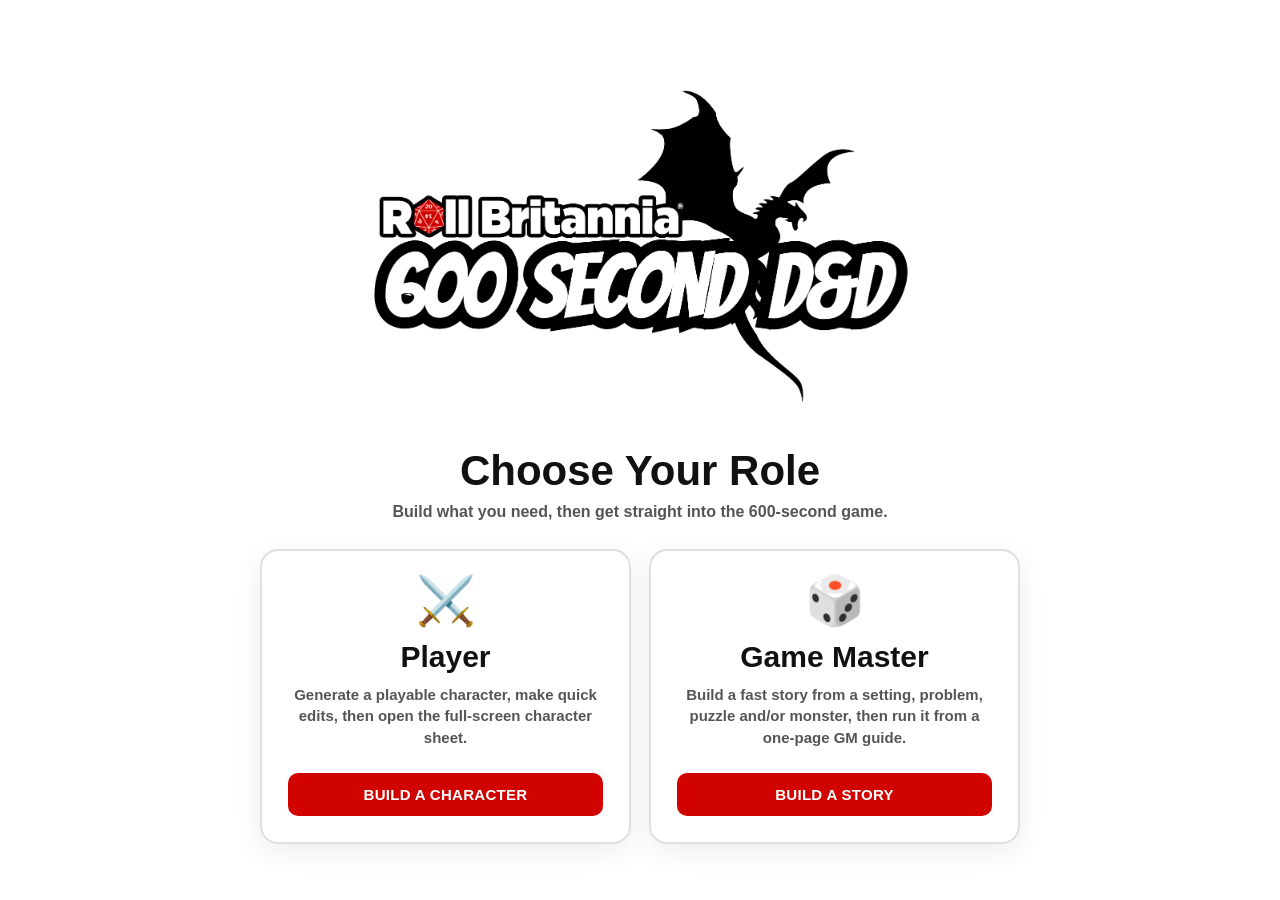
<file: index.html>
<!doctype html>
<html lang="en">
<head>
  <meta charset="utf-8">
  <meta name="viewport" content="width=device-width,initial-scale=1,viewport-fit=cover">
  <title>Roll Britannia 600 Second D&D</title>
  <script src="./offline.js"></script>
  <style>
    *{box-sizing:border-box}
    html,body{margin:0;min-height:100%;font-family:Arial,Helvetica,sans-serif;background:#fff;color:#111}
    body{min-height:100vh;display:flex;align-items:center;justify-content:center;padding:28px 18px}
    .shell{width:min(760px,100%);text-align:center}
    .logo{display:block;width:min(620px,100%);height:auto;margin:0 auto 20px}
    h1{font-size:clamp(28px,5vw,42px);margin:0 0 8px;font-weight:900}
    .sub{margin:0 auto 28px;color:#555;font-weight:700;font-size:16px}
    .roles{display:grid;grid-template-columns:1fr 1fr;gap:18px}
    .role{display:flex;flex-direction:column;justify-content:space-between;min-height:230px;padding:26px;border:2px solid #e0e0e0;border-radius:18px;background:#fff;box-shadow:0 8px 28px rgba(0,0,0,.07);text-decoration:none;color:#111;transition:.16s transform,.16s border-color,.16s box-shadow}
    .role:hover,.role:focus-visible{transform:translateY(-2px);border-color:#D10300;box-shadow:0 12px 34px rgba(0,0,0,.11);outline:none}
    .icon{font-size:48px;line-height:1;margin-bottom:15px}
    .role h2{font-size:30px;margin:0 0 10px;font-weight:900}
    .role p{margin:0;color:#555;font-size:15px;line-height:1.45;font-weight:600}
    .go{margin-top:24px;background:#D10300;color:#fff;border-radius:10px;padding:13px 16px;font-size:15px;font-weight:900;letter-spacing:.02em}
    @media(max-width:620px){body{align-items:flex-start;padding-top:max(24px,env(safe-area-inset-top))}.roles{grid-template-columns:1fr}.role{min-height:190px;padding:22px}.icon{font-size:40px}.role h2{font-size:27px}}
  </style>
</head>
<body>
  <main class="shell">
    <img class="logo" src="./600 Second logo.png" alt="Roll Britannia 600 Second D&D">
    <h1>Choose Your Role</h1>
    <p class="sub">Build what you need, then get straight into the 600-second game.</p>
    <div class="roles">
      <a class="role" href="./player.html">
        <div>
          <div class="icon" aria-hidden="true">⚔️</div>
          <h2>Player</h2>
          <p>Generate a playable character, make quick edits, then open the full-screen character sheet.</p>
        </div>
        <div class="go">BUILD A CHARACTER</div>
      </a>
      <a class="role" href="./gm.html">
        <div>
          <div class="icon" aria-hidden="true">🎲</div>
          <h2>Game Master</h2>
          <p>Build a fast story from a setting, problem, puzzle and/or monster, then run it from a one-page GM guide.</p>
        </div>
        <div class="go">BUILD A STORY</div>
      </a>
    </div>
  </main>
</body>
</html>
</file>
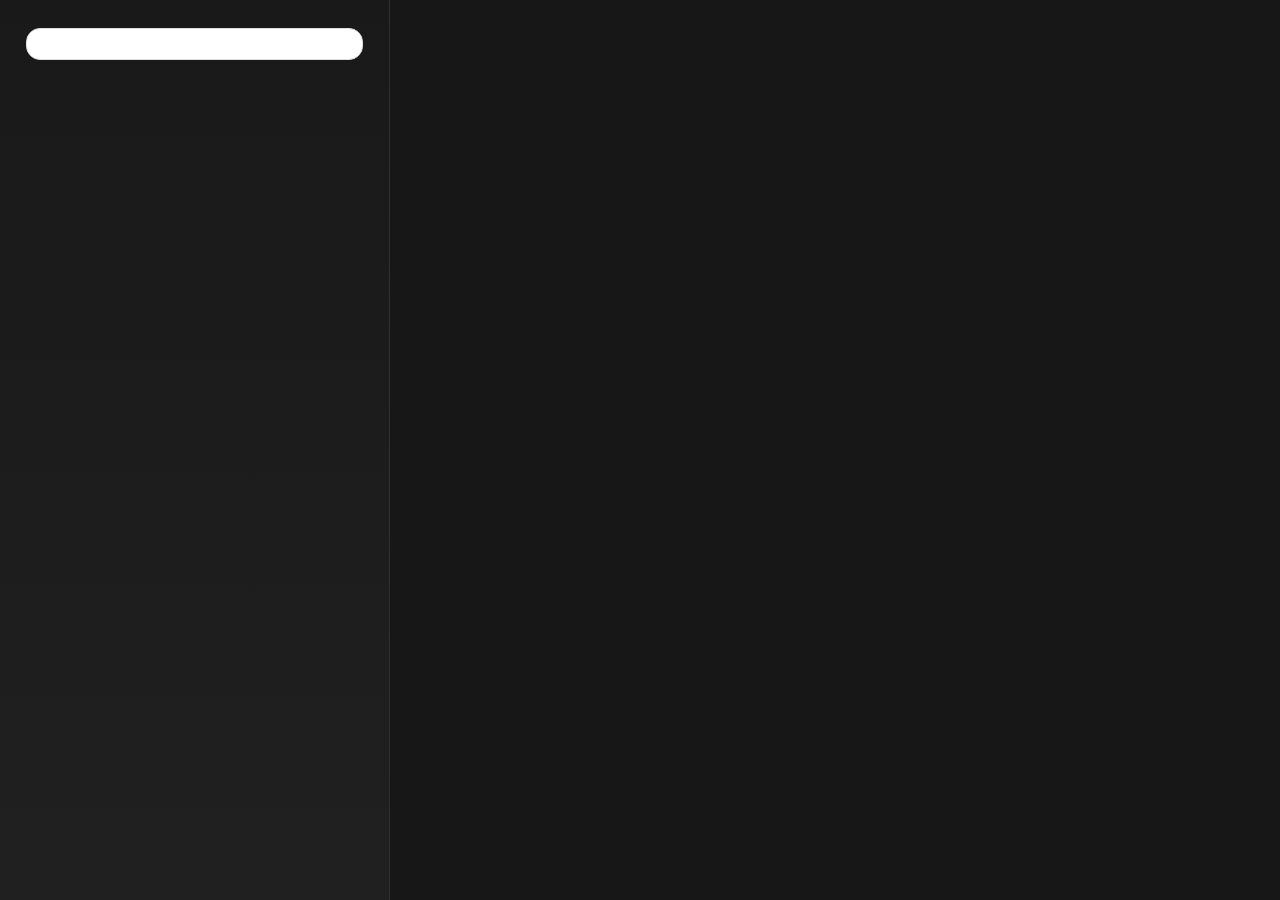
<file: 600_second_dnd_character_player_v22.html>
<!doctype html>
<html lang="en">
<head>
  <meta charset="utf-8" />
  <meta name="viewport" content="width=device-width,initial-scale=1" />
  <title>600 Second D&D — Character Generator</title>
  <style>:root{
  --bg:#171717;--panel:#222;--panel2:#2a2a2a;--text:#f6f6f6;--muted:#aaa;--line:#3b3b3b;--accent:#c81422;--accent2:#ef233c;
}
*{box-sizing:border-box}
html,body{margin:0;min-height:100%;background:var(--bg);color:var(--text);font-family:Arial,Helvetica,sans-serif}
body{overflow-x:hidden}
button,input,select,textarea{font:inherit}
.app-shell{display:grid;grid-template-columns:390px minmax(0,1fr);min-height:100vh}
.controls{padding:24px;overflow:auto;border-right:1px solid #303030;background:linear-gradient(180deg,#191919,#202020)}
.brand-block{padding:4px 2px 18px}.eyebrow{font-size:12px;font-weight:900;letter-spacing:.16em;color:#ff6b76}.brand-block h1{font-size:30px;line-height:1.03;margin:6px 0 10px}.brand-block p{margin:0;color:#bdbdbd;line-height:1.45;font-size:14px}
.panel{border:1px solid var(--line);background:var(--panel);border-radius:14px;padding:16px;margin:0 0 14px;box-shadow:0 9px 26px rgba(0,0,0,.14)}
.panel h2{font-size:16px;margin:0 0 13px}.panel-heading{display:flex;align-items:center;justify-content:space-between}.panel-heading span{font-size:10px;text-transform:uppercase;letter-spacing:.12em;color:#9dd6a5;background:#203426;padding:4px 7px;border-radius:999px}
label{display:block;color:#d5d5d5;font-size:12px;font-weight:700;margin:0 0 11px}
input,select,textarea{display:block;width:100%;margin-top:5px;border:1px solid #444;background:#151515;color:#fff;border-radius:8px;padding:9px 10px;outline:none}
textarea{resize:vertical;line-height:1.35}input:focus,select:focus,textarea:focus{border-color:#777}
.grid{display:grid;gap:10px}.grid.two{grid-template-columns:1fr 1fr}.grid.three{grid-template-columns:repeat(3,1fr)}
button,.file-button{border:0;border-radius:9px;padding:10px 12px;cursor:pointer;font-weight:800;transition:.15s ease;text-align:center}
button:hover,.file-button:hover{transform:translateY(-1px)}
.primary{width:100%;background:linear-gradient(180deg,var(--accent2),var(--accent));color:white;box-shadow:0 5px 14px rgba(200,20,34,.22)}
.secondary,.file-button{background:#353535;color:#f4f4f4;border:1px solid #484848}.button-row{display:grid;grid-template-columns:1fr 1fr;gap:8px;margin-top:8px}.file-button{font-size:13px;display:flex;align-items:center;justify-content:center}.file-button input{display:none}.hint{font-size:11px;color:#929292;line-height:1.4;margin:9px 0 0}
.stats-editor{display:grid;grid-template-columns:repeat(3,1fr);gap:7px;margin:2px 0 11px}.stats-editor label{margin:0}.stats-editor input{text-align:center;padding:8px 4px}
.actions-panel{position:static;background:#242424}.download{font-size:14px}.summary{font-size:11px;line-height:1.45;color:#a9a9a9;margin-top:9px}
.preview-area{min-width:0;padding:18px 22px 30px;background:radial-gradient(circle at 50% 5%,#333 0,#202020 44%,#181818 100%);height:100vh;display:flex;flex-direction:column}
.preview-topline{display:flex;align-items:center;justify-content:space-between;padding:0 2px 12px;color:#ddd}.preview-topline strong{display:block;font-size:14px}.preview-topline span{font-size:11px;color:#888}.compact{padding:7px 10px;font-size:11px}
.sheet-stage{flex:1;min-height:0;overflow:auto;display:flex;align-items:flex-start;justify-content:center;padding:10px 18px 30px;border:1px solid #343434;border-radius:16px;background:#121212;box-shadow:inset 0 0 60px rgba(0,0,0,.3)}
#sheetWrap{position:relative;width:min(100%,707px);flex:0 0 auto}
#sheetCanvas{display:block;width:100%;height:auto;background:#fff;box-shadow:0 18px 50px rgba(0,0,0,.55);transform-origin:top center}
#layoutOverlay{position:absolute;inset:0;pointer-events:none}
.layout-edit #layoutOverlay{pointer-events:auto}
.layout-box{position:absolute;display:none;border:2px dashed #ff6677;background:rgba(255,102,119,.10);box-sizing:border-box;cursor:move;touch-action:none}
.layout-edit .layout-box{display:block}
.layout-box.active{border-color:#62e8ff;background:rgba(98,232,255,.16);z-index:3}
.layout-box .box-label{position:absolute;left:0;top:-18px;background:rgba(0,0,0,.85);color:#fff;font-size:10px;line-height:1;padding:3px 5px;border-radius:4px;white-space:nowrap;pointer-events:none}
.resize-handle{position:absolute;width:13px;height:13px;right:-7px;bottom:-7px;border:2px solid #08282d;border-radius:50%;background:#62e8ff;cursor:nwse-resize}
.editor-disabled{opacity:.45;pointer-events:none}
.layout-status{white-space:pre-line;font-size:11px;line-height:1.45;color:#a8ddff;margin-top:9px}
.mini-grid{display:grid;grid-template-columns:repeat(4,1fr);gap:6px}
.style-grid{display:grid;grid-template-columns:1fr 1fr;gap:7px}
.check-row{display:flex;gap:14px;align-items:center;margin:7px 0 11px}
.check-row label{display:flex;align-items:center;gap:6px;margin:0;font-size:12px}
.check-row input{width:auto;margin:0}
.inline-number{padding:7px 8px}
#selectedContent{min-height:70px}
.layout-help{font-size:11px;color:#999;line-height:1.4;margin:9px 0 0}
@media(max-width:980px){.app-shell{grid-template-columns:1fr}.controls{border-right:0}.preview-area{height:auto;min-height:100vh}.sheet-stage{min-height:800px}}

/* Character play mode */
#layoutOverlay{display:none!important}
#hpPlayControls{display:none;position:absolute;inset:0;pointer-events:none}
.hp-step{
  position:absolute;
  width:30px;height:30px;
  border-radius:50%;
  border:3px solid #D10300;
  background:#fff;
  color:#D10300;
  font-size:22px;
  line-height:1;
  font-weight:900;
  display:flex;
  align-items:center;
  justify-content:center;
  padding:0;
  box-shadow:0 4px 12px rgba(0,0,0,.2);
  pointer-events:auto;
  touch-action:manipulation;
}
#hpMinusBtn{left:22.6%;top:28.8%;transform:translate(-50%,-50%)}
#hpPlusBtn{left:29.2%;top:28.8%;transform:translate(-50%,-50%)}
.exit-play{
  display:none;
  position:fixed;
  z-index:1001;
  top:12px;
  right:12px;
  border:0;
  border-radius:999px;
  padding:10px 15px;
  background:rgba(20,20,20,.88);
  color:#fff;
  font-size:12px;
  font-weight:800;
  letter-spacing:.04em;
  box-shadow:0 4px 18px rgba(0,0,0,.28);
}
body.play-mode{overflow:hidden;background:#111}
body.play-mode .app-shell{display:block;min-height:100vh}
body.play-mode .controls{display:none!important}
body.play-mode .preview-area{
  position:fixed;
  inset:0;
  z-index:999;
  width:100vw;
  height:100vh;
  min-height:0;
  padding:0;
  background:#111;
  display:flex;
}
body.play-mode .preview-topline{display:none!important}
body.play-mode .sheet-stage{
  width:100vw;
  height:100vh;
  flex:1;
  padding:0;
  border:0;
  border-radius:0;
  overflow:hidden;
  background:#111;
  box-shadow:none;
  display:flex;
  align-items:center;
  justify-content:center;
}
body.play-mode #sheetWrap{
  position:relative;
  width:min(100vw,calc(100vh * 0.707));
  max-width:none;
  flex:0 0 auto;
}
body.play-mode #sheetCanvas{width:100%;height:auto;box-shadow:none}
body.play-mode #hpPlayControls{display:block}
body.play-mode .exit-play{display:block}
@media(max-width:700px){
  .hp-step{width:26px;height:26px;font-size:19px;border-width:2px}
  .exit-play{font-size:10px;padding:9px 12px}
}


.generator-brand{
  background:#ffffff;
  border:1px solid #dedede;
  border-radius:14px;
  padding:14px 12px 16px;
  margin-bottom:12px;
}
.generator-logo{
  display:block;
  width:100%;
  max-width:520px;
  height:auto;
  margin:0 auto 12px;
  object-fit:contain;
}
.generator-brand h1{
  margin:0;
  text-align:center;
  font-size:28px;
  line-height:1.1;
  font-weight:900;
  letter-spacing:.01em;
  color:#111111;
}


.point-buy-status{
  margin:-3px 0 12px;
  padding:8px 10px;
  border:1px solid #484848;
  border-radius:8px;
  background:#191919;
  color:#d8d8d8;
  font-size:11px;
  line-height:1.35;
  font-weight:700;
  text-align:center;
}
.point-buy-status.warning{
  border-color:#D10300;
  color:#ff8e8c;
}


.edit-panel{
  padding:0!important;
  overflow:hidden;
}
.edit-collapse-toggle{
  width:100%;
  display:flex;
  align-items:center;
  justify-content:space-between;
  gap:12px;
  padding:16px 18px;
  border:0;
  background:transparent;
  color:inherit;
  cursor:pointer;
  text-align:left;
}
.edit-collapse-title{
  font-size:17px;
  font-weight:900;
}
.edit-collapse-meta{
  display:flex;
  align-items:center;
  gap:10px;
}
.edit-live{
  font-size:11px;
  font-weight:800;
  color:#9f9f9f;
  text-transform:uppercase;
  letter-spacing:.04em;
}
.edit-chevron{
  font-size:24px;
  line-height:1;
  transition:transform .2s ease;
}
.edit-collapsible-content{
  max-height:1800px;
  opacity:1;
  overflow:hidden;
  padding:0 18px 18px;
  transition:max-height .25s ease, opacity .18s ease, padding .25s ease;
}
.edit-panel.collapsed .edit-collapsible-content{
  max-height:0;
  opacity:0;
  padding-top:0;
  padding-bottom:0;
}
.edit-panel:not(.collapsed) .edit-chevron{
  transform:rotate(180deg);
}


.download-character-panel .character-summary{
  display:block;
  width:100%;
  box-sizing:border-box;
  margin:0 0 12px;
  padding:12px 14px;
  border:1px solid #444;
  border-radius:9px;
  background:#191919;
  color:#f2f2f2;
  font-size:13px;
  line-height:1.4;
  font-weight:800;
  text-align:center;
  white-space:normal;
}
.download-character-panel #playBtn{
  width:100%;
}

</style>
</head>
<body>
  <main class="app-shell">
    <aside class="controls">
      <div class="brand-block">
        <div class="brand generator-brand">
        <img class="generator-logo" src="[data-uri]...
</file>
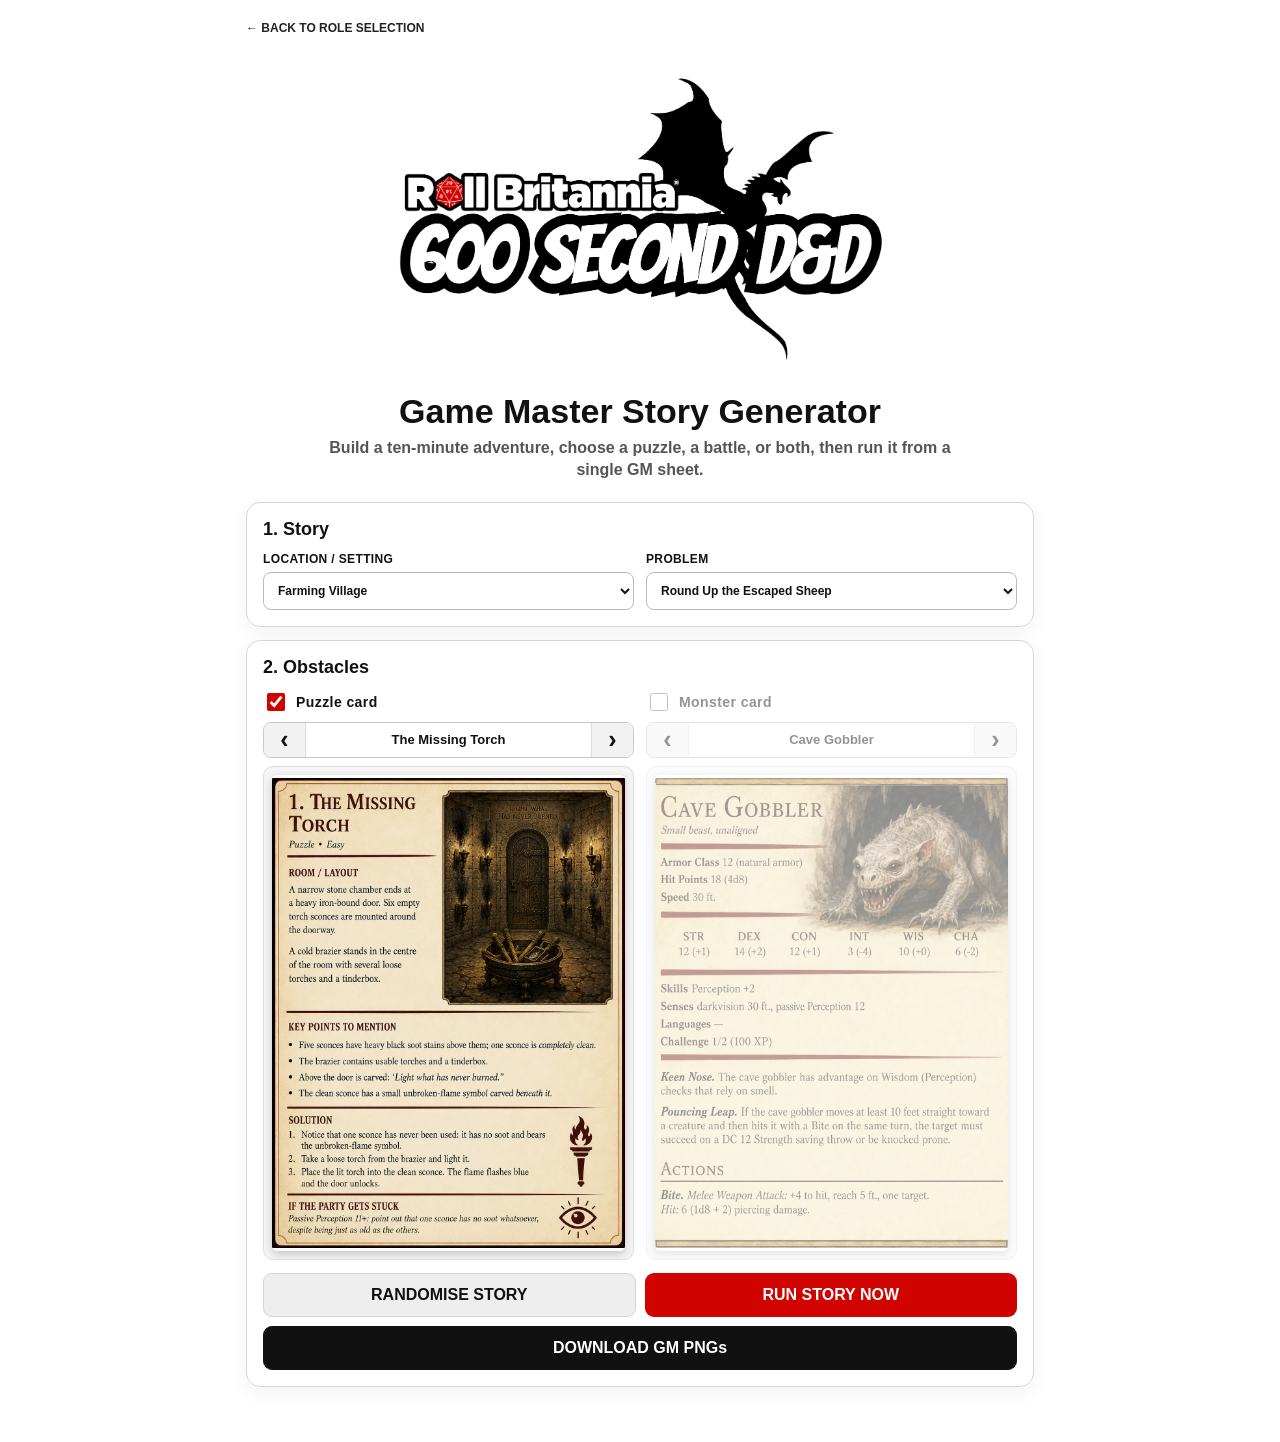
<file: gm.html>
<!doctype html>
<html lang="en">
<head>
<meta charset="utf-8">
<meta name="viewport" content="width=device-width,initial-scale=1,viewport-fit=cover">
<meta http-equiv="Cache-Control" content="no-cache, no-store, must-revalidate">
<title>600 Second D&D — Game Master</title>
<script src="./offline.js"></script>
<link rel="stylesheet" href="./gm_v3.css?v=20260807-0645">
</head>
<body>

<main class="builder">
<a class="back" href="./">← BACK TO ROLE SELECTION</a>
<img class="logo-main" src="./600 Second logo.png" alt="Roll Britannia 600 Second D&D">
<h1>Game Master Story Generator</h1>
<p class="lead">Build a ten-minute adventure, choose a puzzle, a battle, or both, then run it from a single GM sheet.</p>
<section class="panel"><h2>1. Story</h2><div class="grid2"><label>Location / Setting<select id="settingSelect"></select></label><label>Problem<select id="problemSelect"></select></label></div></section>
<section class="panel"><h2>2. Obstacles</h2><div class="grid2">
  <div class="option" id="puzzleOption">
    <label class="toggle"><input id="usePuzzle" type="checkbox" checked> Puzzle card</label>
    <select id="puzzleSelect" class="hidden-select"></select>
    <div class="card-selector" aria-label="Choose puzzle card">
      <button class="selector-arrow" id="puzzlePrev" type="button" aria-label="Previous puzzle">‹</button>
      <div class="selector-name" id="puzzleChoice">The Missing Torch</div>
      <button class="selector-arrow" id="puzzleNext" type="button" aria-label="Next puzzle">›</button>
    </div>
    <div class="card-preview" id="puzzlePreview" aria-label="Selected puzzle card"></div>
  </div>
  <div class="option disabled" id="monsterOption">
    <label class="toggle"><input id="useMonster" type="checkbox"> Monster card</label>
    <select id="monsterSelect" class="hidden-select"></select>
    <div class="card-selector" aria-label="Choose monster card">
      <button class="selector-arrow" id="monsterPrev" type="button" aria-label="Previous monster">‹</button>
      <div class="selector-name" id="monsterChoice">Cave Gobbler</div>
      <button class="selector-arrow" id="monsterNext" type="button" aria-label="Next monster">›</button>
    </div>
    <div class="card-preview" id="monsterPreview" aria-label="Selected monster card"></div>
  </div>
</div>
<div id="bothWarning" class="warning">Puzzle + battle is HARD MODE in a 600-second game. It can work, but you will probably need to accelerate one encounter and be ready to cut straight to the ending.</div>
<div class="actions"><button class="btn secondary" id="randomBtn" type="button">RANDOMISE STORY</button><button class="btn primary" id="runBtn" type="button">RUN STORY NOW</button></div>
<button class="btn" id="downloadBuilder" type="button" style="width:100%;margin-top:9px;background:#111;color:#fff;border:1px solid #111">DOWNLOAD GM PNGs</button>
<div id="selectionError" class="error">Choose at least a puzzle or a monster.</div></section>
</main>

<section class="run-view" id="runView">
  <div class="gm-sheet" id="gmSheet">
    <img class="asset roll-logo" src="./600_Second_DnD_Individual_Assets/01_roll_britannia_logo.png" alt="">
    <img class="asset dnd-title" src="./600_Second_DnD_Individual_Assets/02_600_second_dnd_title.png" alt="">
    <img class="asset top-stroke" src="./600_Second_DnD_Individual_Assets/03_top_brush_stroke.png" alt="">
    <img class="asset middle-stroke" src="./600_Second_DnD_Individual_Assets/04_middle_brush_stroke.png" alt="">
    <img class="asset bottom-stroke" src="./600_Second_DnD_Individual_Assets/08_bottom_brush_stroke.png" alt="">

    <div class="sheet-text sheet-title" id="runTitle"></div>

    <div class="sheet-text setup-heading">30 SECOND SETUP</div>
    <div class="sheet-text setup-text" id="setupText"></div>

    <div class="sheet-text npc-heading">MAIN NPC</div>
    <div class="sheet-text npc-name-role" id="npcNameRole"></div>
    <div class="sheet-text npc-traits" id="npcTraits"></div>
    <div class="sheet-text npc-quote" id="npcQuote"></div>

    <div class="sheet-text story-heading">STORY SKELETON</div>
    <div class="sheet-text story-beats" id="storyBeats"></div>
    <div class="sheet-text pressure-heading">3 WAYS TO ADD TIME PRESSURE</div>
    <div class="sheet-text pressure-list" id="pressureList"></div>
    <div class="sheet-text hurry-heading">3 WAYS TO HURRY THE ENDING</div>
    <div class="sheet-text hurry-list" id="hurryList"></div>
    <div class="sheet-text ending-text" id="endingText"></div>

    <button class="encounter-tab monster-tab" id="monsterTab" type="button" hidden>
      <img src="./600_Second_DnD_Individual_Assets/06_small_center_pill.png" alt="">
      <span>MONSTER</span>
    </button>
    <button class="encounter-tab puzzle-tab" id="puzzleTab" type="button" hidden>
      <img src="./600_Second_DnD_Individual_Assets/07_small_right_pill.png" alt="">
      <span>PUZZLE</span>
    </button>

    <img class="encounter-card puzzle-card" id="runPuzzleCard" alt="Selected puzzle card" hidden>
    <img class="encounter-card monster-card" id="runMonsterCard" alt="Selected monster card" hidden>
    <div class="sheet-text tap-note" id="tapNote">Tap a card to enlarge</div>
  </div>
  <button id="downloadRun" type="button" hidden>DOWNLOAD GM PNGs</button>
  <button class="exit-run" id="exitRun" type="button">BACK TO BUILDER</button>
</section>

<div class="card-modal" id="cardModal"><button class="modal-close" id="modalClose" type="button">CLOSE</button><img id="modalImage" alt="Selected encounter card"></div>

<script src="./gm_v3.js?v=20260807-0915"></script>
<script src="./gm_fit.js?v=20260807-0715"></script>
<script src="./gm_fit_all.js?v=20260813-0940"></script>
<script src="./gm_export.js?v=20260807-0810"></script>
<script src="./gm_export_builder.js?v=20260807-0830"></script>
</body>
</html>
</file>
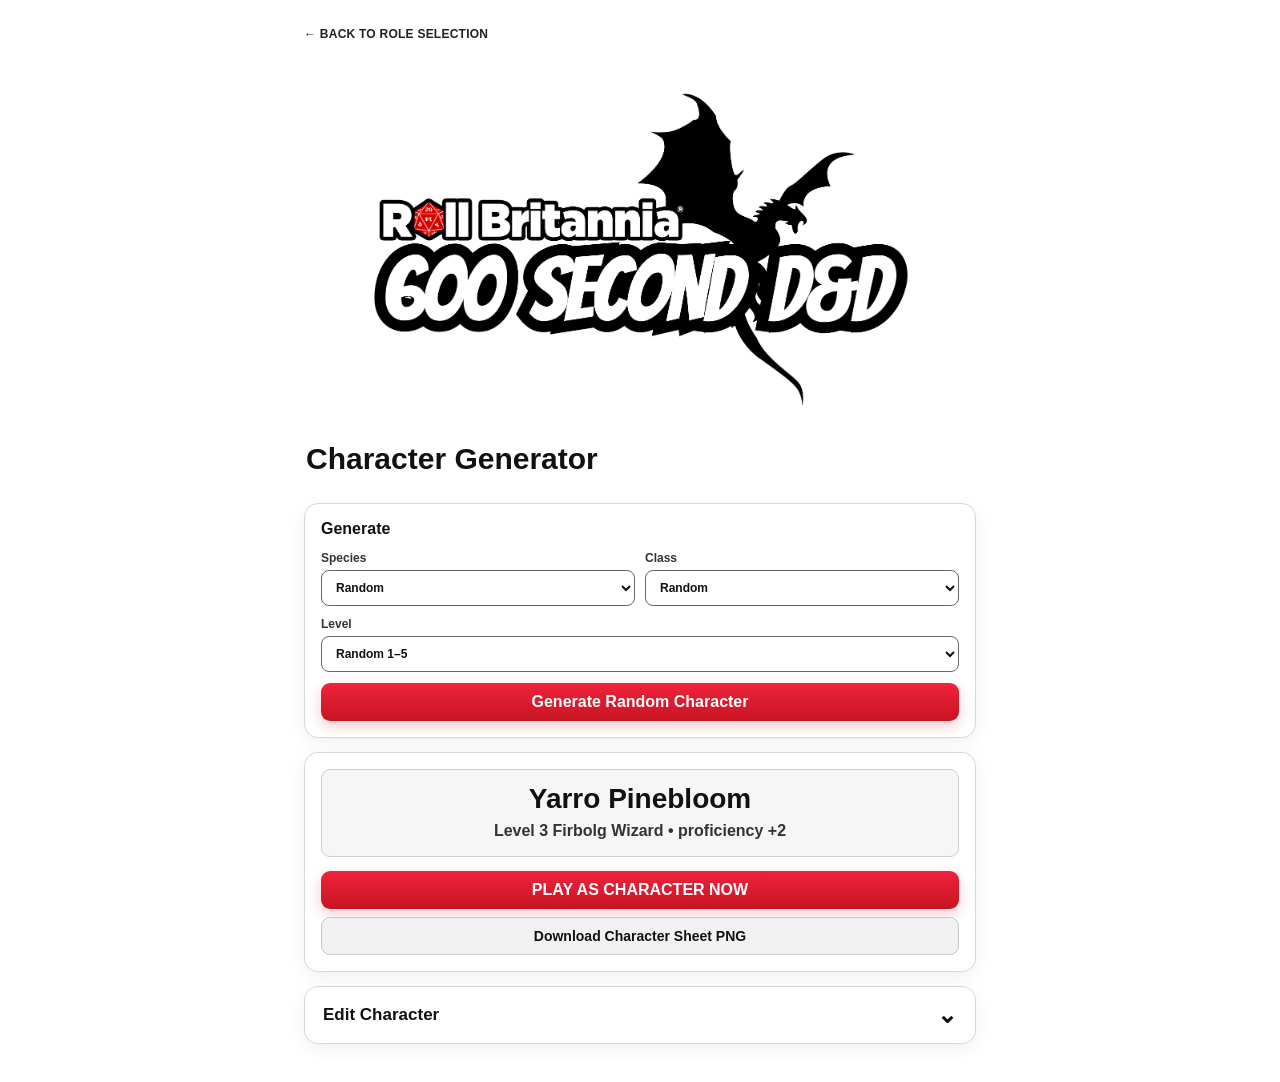
<file: player.html>
<!doctype html>
<html lang="en">
<head>
  <meta charset="utf-8">
  <meta name="viewport" content="width=device-width,initial-scale=1">
  <meta http-equiv="Cache-Control" content="no-cache, no-store, must-revalidate">
  <meta http-equiv="Pragma" content="no-cache">
  <meta http-equiv="Expires" content="0">
  <title>Roll Britannia Character Generator</title>
  <script src="./offline.js"></script>
  <script src="./player_transform.js?v=20260813-0955"></script>
  <style>html,body{margin:0;min-height:100%;background:#fff;font-family:Arial,Helvetica,sans-serif}#loading{min-height:100vh;display:flex;align-items:center;justify-content:center;font-weight:800}</style>
</head>
<body>
<div id="loading">Loading Character Generator…</div>
<script>
(async()=>{
  const response=await fetch('./600_second_dnd_character_player_v21.html?v=20260813-0955',{cache:'no-store'});
  if(!response.ok) throw new Error('Could not load app source: '+response.status);
  let app=await response.text();

  app=app.replace(/<img class="generator-logo"[^>]*>/,'<img class="generator-logo" src="./600 Second logo.png" alt="Roll Britannia 600 Second D&amp;D">');
  app=app.replace(/<h1>[^<]*<\/h1>/,'<h1>Character Generator</h1>');
  app=app.replace('<aside class="controls">','<aside class="controls"><a class="role-select-back" href="./">← BACK TO ROLE SELECTION</a>');
  app=app.replace('id="generateBtn"','id="generateBtn" type="button"');

  app=app.replace('if(!state || readyCount<3)return;','if(!state)return;');
  app=app.replace("els.fitBtn.addEventListener('click',()=>{document.getElementById('sheetStage').scrollTo({top:0,left:0,behavior:'smooth'});});",'');
  app=app.replace("if(!document.fullscreenElement && el.requestFullscreen) el.requestFullscreen().catch(()=>{});",'');
  app=app.replace("if(document.fullscreenElement && document.exitFullscreen) document.exitFullscreen().catch(()=>{});",'');
  app=app.replace('>EDIT CHARACTER</button>','>BACK TO EDIT</button>');

  app=app.replace('  function preloadSpeciesPortraits(){', `  function keyOutGreen(img){
    const c=document.createElement('canvas');
    c.width=img.naturalWidth||img.width;
    c.height=img.naturalHeight||img.height;
    const gtx=c.getContext('2d',{willReadFrequently:true});
    gtx.drawImage(img,0,0);
    const imageData=gtx.getImageData(0,0,c.width,c.height);
    const d=imageData.data;
    for(let i=0;i<d.length;i+=4){
      const r=d[i], g=d[i+1], b=d[i+2], a=d[i+3];
      const dominance=g-Math.max(r,b);
      if(a>0 && g>105 && r<145 && b<145 && dominance>34){
        const strength=Math.min(1,(dominance-34)/90);
        d[i+1]=Math.round(g*(1-strength*.35));
        d[i]=Math.min(255,Math.round(r+strength*10));
        d[i+2]=Math.min(255,Math.round(b+strength*8));
        if(dominance>55) d[i+3]=Math.round(a*(1-strength*.92));
      }
    }
    gtx.putImageData(imageData,0,0);
    return c;
  }

  function preloadSpeciesPortraits(){`);
  app=app.replace('img.onload=()=>{ speciesPortraits[species]=img; resolve(); };','img.onload=()=>{ speciesPortraits[species]=keyOutGreen(img); resolve(); };');

  app=app.replace(
    'const s=Math.max(w/iw,h/ih); const dw=iw*s, dh=ih*s;\\n    ctx.drawImage(img,x+(w-dw)/2,y+(h-dh)/2,dw,dh);',
    'const s=Math.min(w/iw,h/ih)*0.96; const dw=iw*s, dh=ih*s;\\n    const cx=x+w*0.54, cy=y+h*0.47;\\n    ctx.drawImage(img,cx-dw/2,cy-dh/2,dw,dh);'
  );
  app=app.replace('ctx.rect(505,22,909,925);','ctx.rect(600,22,814,925);');
  app=app.replace('drawCoverImage(portraitImg,505,22,909,925);','drawCoverImage(portraitImg,600,22,814,925);');

  app=app.replace("{name:'Magic Missile',ability:'CHA',dice:'3d4+3',type:'Force',desc:'Create three magical darts that automatically hit creatures you can see within 120 ft. The darts can strike one target or be divided among several.'}","{name:'Magic Missile',ability:'CHA',dice:'1d4+1',type:'Force / missile',auto:true,desc:'Create three magical darts that automatically hit creatures you can see within 120 ft. The listed damage is PER missile; all three can hit one target or be split among targets.'}");
  app=app.replace("{name:'Magic Missile',ability:'INT',dice:'3d4+3',type:'Force',desc:'Create three magical darts that automatically hit creatures you can see within 120 ft. The darts can strike one target or be divided among several.'}","{name:'Magic Missile',ability:'INT',dice:'1d4+1',type:'Force / missile',auto:true,desc:'Create three magical darts that automatically hit creatures you can see within 120 ft. The listed damage is PER missile; all three can hit one target or be split among targets.'}");

  app=app.replace("  function attackBonus(atk){\n    const ab=classData[state.cls]?.spell && atk.ability===classData[state.cls].spell ? classData[state.cls].spell : atk.ability;\n    return modifier(state.stats[ab]||10)+state.prof;\n  }","  function attackBonus(atk){\n    if(atk.auto) return 'Auto';\n    const ab=classData[state.cls]?.spell && atk.ability===classData[state.cls].spell ? classData[state.cls].spell : atk.ability;\n    return modifier(state.stats[ab]||10)+state.prof;\n  }");
  app=app.replace("  function attackDamage(atk){\n    if(atk.type==='Bonus') return atk.dice;\n    const mod=modifier(state.stats[atk.ability]||10);\n    const suffix = mod===0?'':(mod>0?`+${mod}`:`${mod}`);\n    return `${atk.dice}${suffix} ${atk.type}`;\n  }","  function attackDamage(atk){\n    if(atk.type==='Bonus') return atk.dice;\n    const spellAbility=classData[state.cls]?.spell;\n    const isSpellAttack=spellAbility && atk.ability===spellAbility;\n    if(isSpellAttack || atk.auto) return `${atk.dice} ${atk.type}`;\n    const mod=modifier(state.stats[atk.ability]||10);\n    const suffix = mod===0?'':(mod>0?`+${mod}`:`${mod}`);\n    return `${atk.dice}${suffix} ${atk.type}`;\n  }");
  app=app.replace("      if(m[2]==='bonus')return fmtMod(attackBonus(atk));","      if(m[2]==='bonus'){const b=attackBonus(atk);return typeof b==='number'?fmtMod(b):b;}");

  if(window.rbPlayerTransform) app=window.rbPlayerTransform(app);

  const css=`<style id="production-overrides">
html,body{background:#fff!important;color:#111!important}
body:not(.play-mode){background:#fff!important;color:#111!important;overflow-x:hidden!important;overflow-y:auto!important}
body:not(.play-mode) .app-shell{display:grid!important;grid-template-columns:minmax(320px,720px)!important;justify-content:center!important;min-height:100vh!important;background:#fff!important}
body:not(.play-mode) .controls{width:100%!important;padding:24px!important;overflow:visible!important;border-right:0!important;background:#fff!important;color:#111!important}
body:not(.play-mode) .preview-area{display:none!important}
body:not(.play-mode) .panel{position:static!important;background:#fff!important;border-color:#d7d7d7!important;color:#111!important;box-shadow:0 5px 18px rgba(0,0,0,.06)!important}
body:not(.play-mode) .actions-panel{position:static!important;bottom:auto!important}
body:not(.play-mode) .generator-brand{background:#fff!important;border:0!important;padding:0 0 16px!important}
body:not(.play-mode) .generator-logo{display:block!important;width:100%!important;max-width:620px!important;height:auto!important;margin:0 auto 14px!important;object-fit:contain!important}
body:not(.play-mode) .generator-brand h1{color:#000!important;text-align:center!important;margin:0!important}
body:not(.play-mode) label{color:#333!important}
body:not(.play-mode) input,body:not(.play-mode) select,body:not(.play-mode) textarea{background:#fff!important;color:#111!important;border-color:#bbb!important}
body:not(.play-mode) input:focus,body:not(.play-mode) select,body:not(.play-mode) textarea:focus{border-color:#666!important}
body:not(.play-mode) .point-buy-status,body:not(.play-mode) .character-summary{background:#f6f6f6!important;color:#111!important;border-color:#d0d0d0!important}
body:not(.play-mode) .secondary{background:#f1f1f1!important;color:#111!important;border-color:#c8c8c8!important}
body:not(.play-mode) .edit-collapse-toggle{color:#111!important}
.download-character-panel .character-summary{display:block!important;width:100%!important;box-sizing:border-box!important;margin:0 0 14px!important;padding:14px 16px!important;text-align:center!important;color:#111!important}
.character-summary .summary-name{display:block!important;width:100%!important;font-size:28px!important;line-height:1.08!important;font-weight:900!important;color:#111!important;margin:0 0 7px!important}
.character-summary .summary-details{display:block!important;width:100%!important;font-size:16px!important;line-height:1.3!important;font-weight:800!important;color:#333!important}
.download-character-panel #playBtn{width:100%!important}
body:not(.play-mode) .role-select-back{display:inline-block!important;margin:0 0 14px!important;color:#222!important;text-decoration:none!important;font-size:12px!important;font-weight:900!important;letter-spacing:.02em!important}
body:not(.play-mode) .role-select-back:hover{color:#D10300!important}
body.play-mode .role-select-back{display:none!important}
body.play-mode{margin:0!important;overflow:hidden!important;background:#111!important}
body.play-mode .app-shell{display:block!important;min-height:100vh!important;background:#111!important}
body.play-mode .controls{display:none!important}
body.play-mode .preview-area{display:flex!important;position:fixed!important;inset:0!important;z-index:999!important;width:100vw!important;height:100dvh!important;min-height:0!important;padding:0!important;background:#111!important;overflow:hidden!important;align-items:center!important;justify-content:center!important}
body.play-mode .sheet-stage{display:flex!important;width:100vw!important;height:100dvh!important;min-height:0!important;flex:1!important;padding:0!important;border:0!important;border-radius:0!important;overflow:hidden!important;background:#111!important;box-shadow:none!important;align-items:center!important;justify-content:center!important}
body.play-mode #sheetWrap{position:relative!important;width:min(100vw,calc(100dvh * .707))!important;max-width:none!important;flex:0 0 auto!important;z-index:1000!important}
body.play-mode #sheetCanvas{display:block!important;visibility:visible!important;opacity:1!important;width:100%!important;height:auto!important;background:#fff!important;box-shadow:none!important}
body.play-mode #hpPlayControls{display:block!important;position:absolute!important;inset:0!important;z-index:1002!important;pointer-events:none!important}
body.play-mode .hp-step{width:7.0721%!important;height:1.9%!important;aspect-ratio:auto!important;padding:0!important;border:2px solid #D10300!important;border-radius:9px!important;background:#fff!important;color:#D10300!important;font-size:clamp(15px,2.25vw,20px)!important;line-height:1!important;box-shadow:0 2px 5px rgba(0,0,0,.18)!important;pointer-events:auto!important;display:flex!important;align-items:center!important;justify-content:center!important;font-weight:900!important}
body.play-mode #hpMinusBtn{left:23.9745%!important;top:27.75%!important;transform:none!important}
body.play-mode #hpPlusBtn{left:31.5417%!important;top:27.75%!important;transform:none!important}
body.play-mode .exit-play{display:block!important;position:fixed!important;top:auto!important;bottom:12px!important;right:12px!important;z-index:1005!important;padding:8px 12px!important;border-radius:999px!important;background:rgba(20,20,20,.88)!important;color:#fff!important;font-size:11px!important;font-weight:800!important}
</style>`;
  app=app.replace('</head>',css+'</head>');

  const summaryScript=`<script id="summary-layout-fix">
(function(){
  function formatSummary(){
    const summary=document.getElementById('summary');
    if(!summary || summary.querySelector('.summary-name'))return;
    const raw=(summary.textContent||'').trim();
    if(!raw)return;
    const marker=' • Level ';
    const p=raw.indexOf(marker);
    if(p<0)return;
    const name=raw.slice(0,p).trim();
    let details='Level '+raw.slice(p+marker.length).trim();
    details=details.replace(/ • AC \\d+ • HP \\d+(?= • proficiency)/,'');
    summary.innerHTML='';
    const nameEl=document.createElement('span');
    nameEl.className='summary-name';
    nameEl.textContent=name;
    const detailsEl=document.createElement('span');
    detailsEl.className='summary-details';
    detailsEl.textContent=details;
    summary.append(nameEl,detailsEl);
  }
  function start(){
    const summary=document.getElementById('summary');
    if(!summary)return;
    formatSummary();
    new MutationObserver(()=>formatSummary()).observe(summary,{childList:true,subtree:true,characterData:true});
  }
  if(document.readyState==='loading')document.addEventListener('DOMContentLoaded',start);else start();
})();
<\/script>`;
  app=app.replace('</body>',summaryScript+'</body>');

  document.open();
  document.write(app);
  document.close();
})().catch(err=>{
  console.error(err);
  document.getElementById('loading').textContent='Could not load the Character Generator. Please refresh.';
});
</script>
</body>
</html>
</file>
<file: gm_v3.css>
:root{--red:#D10300;--ink:#111;--line:#d7d7d7}
*{box-sizing:border-box}
html,body{margin:0;min-height:100%;font-family:Arial,Helvetica,sans-serif;background:#fff;color:var(--ink)}
button,select,input{font:inherit}
.builder{width:min(820px,100%);margin:0 auto;padding:18px 16px 42px}
.back{display:inline-block;margin-bottom:8px;color:#222;text-decoration:none;font-size:12px;font-weight:900}
.back:hover{color:var(--red)}
.logo-main{display:block;width:min(560px,100%);height:auto;margin:4px auto 10px}
h1{text-align:center;margin:0 0 6px;font-size:34px;font-weight:900}
.lead{text-align:center;color:#555;font-weight:650;line-height:1.4;margin:0 auto 20px;max-width:650px}
.panel{border:1px solid var(--line);border-radius:14px;padding:16px;margin-bottom:13px;box-shadow:0 6px 20px #0000000d}
.panel h2{font-size:18px;margin:0 0 12px}
.grid2{display:grid;grid-template-columns:1fr 1fr;gap:12px}
label{font-size:12px;font-weight:900;text-transform:uppercase;letter-spacing:.03em}
select{width:100%;margin-top:6px;padding:10px;border:1px solid #bbb;border-radius:8px;background:#fff;color:#111;font-weight:700}
.toggle{display:flex;align-items:center;gap:8px;text-transform:none;font-size:14px;margin-bottom:8px}
.toggle input{width:18px;height:18px;accent-color:var(--red)}
.option.disabled{opacity:.45}
.hidden-select{display:none!important}
.card-selector{width:100%;height:36px;margin:6px 0 8px;display:grid;grid-template-columns:42px minmax(0,1fr) 42px;align-items:center;border:1px solid #c8c8c8;border-radius:8px;background:#fff;overflow:hidden}
.selector-arrow{height:100%;border:0;background:#f2f2f2;color:#111;font-size:25px;font-weight:900;line-height:1;cursor:pointer;padding:0;display:flex;align-items:center;justify-content:center}
.selector-arrow:first-child{border-right:1px solid #ddd}.selector-arrow:last-child{border-left:1px solid #ddd}
.selector-arrow:hover{background:#e9e9e9}.selector-arrow:active{background:#ddd}
.selector-arrow:focus-visible{outline:3px solid var(--red);outline-offset:-3px}
.selector-name{min-width:0;padding:0 7px;text-align:center;font-size:13px;font-weight:900;white-space:nowrap;overflow:hidden;text-overflow:ellipsis}
.card-preview{width:100%;aspect-ratio:1086/1448;border:1px solid #ddd;border-radius:10px;padding:8px;background:#f5f5f5;display:flex;align-items:center;justify-content:center;overflow:hidden}
.card-preview img{display:block;width:auto;height:100%;max-width:100%;object-fit:contain;border-radius:5px;box-shadow:0 3px 9px #0003;background:#fff}
.option.disabled .selector-arrow{cursor:default}
.warning{display:none;background:#fff0ef;color:#8d0805;border:1px solid #e2aaa8;border-radius:9px;padding:10px;font-size:12px;font-weight:800;margin-top:10px}
.warning.show{display:block}
.actions{display:grid;grid-template-columns:1fr 1fr;gap:9px;margin-top:13px}
.btn{border:0;border-radius:9px;padding:12px;font-weight:900;cursor:pointer}
.primary{background:var(--red);color:#fff}
.secondary{background:#eee;color:#111;border:1px solid #d3d3d3}
.error{display:none;color:#9b0805;font-size:12px;font-weight:800;text-align:center;margin-top:8px}
.error.show{display:block}
.run-view{display:none;position:fixed;inset:0;background:#111;z-index:1000;overflow:hidden}
body.run-mode{overflow:hidden}
body.run-mode .builder{display:none}
body.run-mode .run-view{display:flex;align-items:center;justify-content:center}
.gm-sheet{position:relative;width:min(100vw,calc(100dvh * .707));aspect-ratio:1414/2000;background:#000;overflow:hidden;box-shadow:0 0 0 1px #333}
.asset,.encounter-card{position:absolute;display:block}
.asset{pointer-events:none}
.sheet-text{position:absolute;white-space:pre-wrap;overflow:hidden}
.encounter-tab{position:absolute;padding:0;border:0;background:transparent;cursor:pointer;display:flex;align-items:center;justify-content:center}
.encounter-tab[hidden],.encounter-card[hidden]{display:none!important}
.encounter-tab img{position:absolute;inset:0;width:100%;height:100%;object-fit:fill;pointer-events:none}
.encounter-tab span{position:relative;z-index:2;color:#111;font-size:min(1.55587vw,1.10000dvh);font-weight:900;letter-spacing:.02em;pointer-events:none}
.encounter-tab.active span{color:var(--red)}
.encounter-tab:focus-visible{outline:3px solid var(--red);outline-offset:3px}
.encounter-card{cursor:zoom-in;background:#fff}
.tap-note{position:absolute;white-space:pre-wrap;overflow:hidden}
.exit-run{position:fixed;right:12px;bottom:12px;z-index:1100;background:#111;color:#fff;border:1px solid #666;border-radius:999px;padding:9px 13px;font-size:11px;font-weight:900}
.card-modal{display:none;position:fixed;inset:0;z-index:1200;background:#000e;align-items:center;justify-content:center;padding:12px}
.card-modal.show{display:flex}
.card-modal img{max-width:94vw;max-height:94dvh;object-fit:contain}
.modal-close{position:absolute;top:12px;right:12px;border:0;border-radius:999px;padding:9px 13px;font-size:11px;font-weight:900;background:#fff;color:#111}

/* Layout exported 2026-08-07 04:34 — 1414 × 2000 */
.roll-logo{left:7.779349%;top:3.500000%;width:36.067893%;height:3.850000%;z-index:2;object-fit:contain;opacity:1}
.dnd-title{left:55.869873%;top:3.500000%;width:34.653465%;height:3.600000%;z-index:2;object-fit:contain;opacity:1}
.top-stroke{left:50.565771%;top:37.700000%;width:43.776521%;height:5.350000%;z-index:1;object-fit:fill;opacity:1}
.middle-stroke{left:3.818953%;top:12.000000%;width:42.079208%;height:25.700000%;z-index:1;object-fit:fill;opacity:1}
.monster-tab{left:76.308345%;top:55.350000%;width:13.719943%;height:4.100000%;z-index:2;object-fit:fill;opacity:1}
.puzzle-tab{left:61.598303%;top:55.150000%;width:13.083451%;height:4.450000%;z-index:2;object-fit:fill;opacity:1}
.bottom-stroke{left:0.000000%;top:36.850000%;width:55.728430%;height:63.150000%;z-index:1;object-fit:fill;opacity:1}

.sheet-title{left:5.728430%;top:8.650000%;width:86.421499%;height:4.700000%;z-index:3;font-size:min(3.04102vw,2.15000dvh);line-height:1.05;font-weight:900;font-style:normal;text-align:center;color:#d10300;}
.setup-heading{left:12.022631%;top:14.000000%;width:28.288543%;height:2.700000%;z-index:3;font-size:min(2.89958vw,2.05000dvh);line-height:1.05;font-weight:900;font-style:italic;text-align:left;color:#111111;}
.setup-text{left:9.900990%;top:16.500000%;width:31.117397%;height:18.850000%;z-index:3;font-size:min(2.12164vw,1.50000dvh);line-height:1.22;font-weight:650;font-style:normal;text-align:center;color:#111111;}
.npc-heading{left:49.504950%;top:13.000000%;width:38.967468%;height:6.000000%;z-index:3;font-size:min(2.47525vw,1.75000dvh);line-height:1.05;font-weight:900;font-style:italic;text-align:left;color:#ffffff;}
.npc-name-role{left:49.504950%;top:15.500000%;width:42.079208%;height:2.300000%;z-index:3;font-size:min(2.12164vw,1.50000dvh);line-height:1.15;font-weight:900;font-style:normal;text-align:left;color:#ffffff;}
.npc-traits{left:49.504950%;top:18.000000%;width:41.513437%;height:12.700000%;z-index:3;font-size:min(2.12164vw,1.50000dvh);line-height:1.18;font-weight:650;font-style:normal;text-align:center;color:#ffffff;}
.npc-quote{left:46.039604%;top:30.800000%;width:49.575672%;height:6.900000%;z-index:3;font-size:min(2.12164vw,1.50000dvh);line-height:1.16;font-weight:900;font-style:italic;text-align:center;color:#ffffff;}
.story-heading{left:12.729844%;top:41.500000%;width:28.288543%;height:2.500000%;z-index:3;font-size:min(2.97030vw,2.10000dvh);line-height:1;font-weight:900;font-style:italic;text-align:left;color:#111111;}
.story-beats{left:8.132956%;top:44.850000%;width:38.048091%;height:22.200000%;z-index:3;font-size:min(2.12164vw,1.50000dvh);line-height:1.22;font-weight:650;font-style:normal;text-align:left;color:#000000;}
.pressure-heading{left:52.050919%;top:39.650000%;width:42.503536%;height:2.150000%;z-index:3;font-size:min(2.47525vw,1.75000dvh);line-height:1;font-weight:900;font-style:italic;text-align:left;color:#000000;}
.pressure-list{left:51.626591%;top:43.800000%;width:41.159830%;height:12.200000%;z-index:3;font-size:min(2.12164vw,1.50000dvh);line-height:1.2;font-weight:650;font-style:normal;text-align:center;color:#f5ff5a;}
.hurry-heading{left:8.486563%;top:78.500000%;width:51.131542%;height:2.100000%;z-index:3;font-size:min(2.33380vw,1.65000dvh);line-height:1;font-weight:900;font-style:italic;text-align:left;color:#000000;}
.hurry-list{left:8.486563%;top:82.000000%;width:40.169731%;height:14.000000%;z-index:3;font-size:min(2.12164vw,1.50000dvh);line-height:1.2;font-weight:650;font-style:normal;text-align:left;color:#000000;}
.ending-text{left:7.496464%;top:67.550000%;width:41.513437%;height:8.950000%;z-index:3;font-size:min(2.12164vw,1.50000dvh);line-height:1.18;font-weight:900;font-style:normal;text-align:left;color:#000000;}
.tap-note{left:57.850071%;top:95.350000%;width:35.007072%;height:1.400000%;z-index:4;font-size:min(0.77793vw,0.55000dvh);line-height:1;font-weight:800;font-style:normal;text-align:center;color:#333333;}
.puzzle-card{left:56.011315%;top:59.750000%;width:39.250354%;height:37.000000%;z-index:4;object-fit:contain;opacity:1}
.monster-card{left:56.364922%;top:59.950000%;width:39.179632%;height:36.900000%;z-index:4;object-fit:contain;opacity:1}

@media(max-width:650px){.grid2,.actions{grid-template-columns:1fr}.builder{padding:14px 12px 34px}h1{font-size:28px}}
</file>
